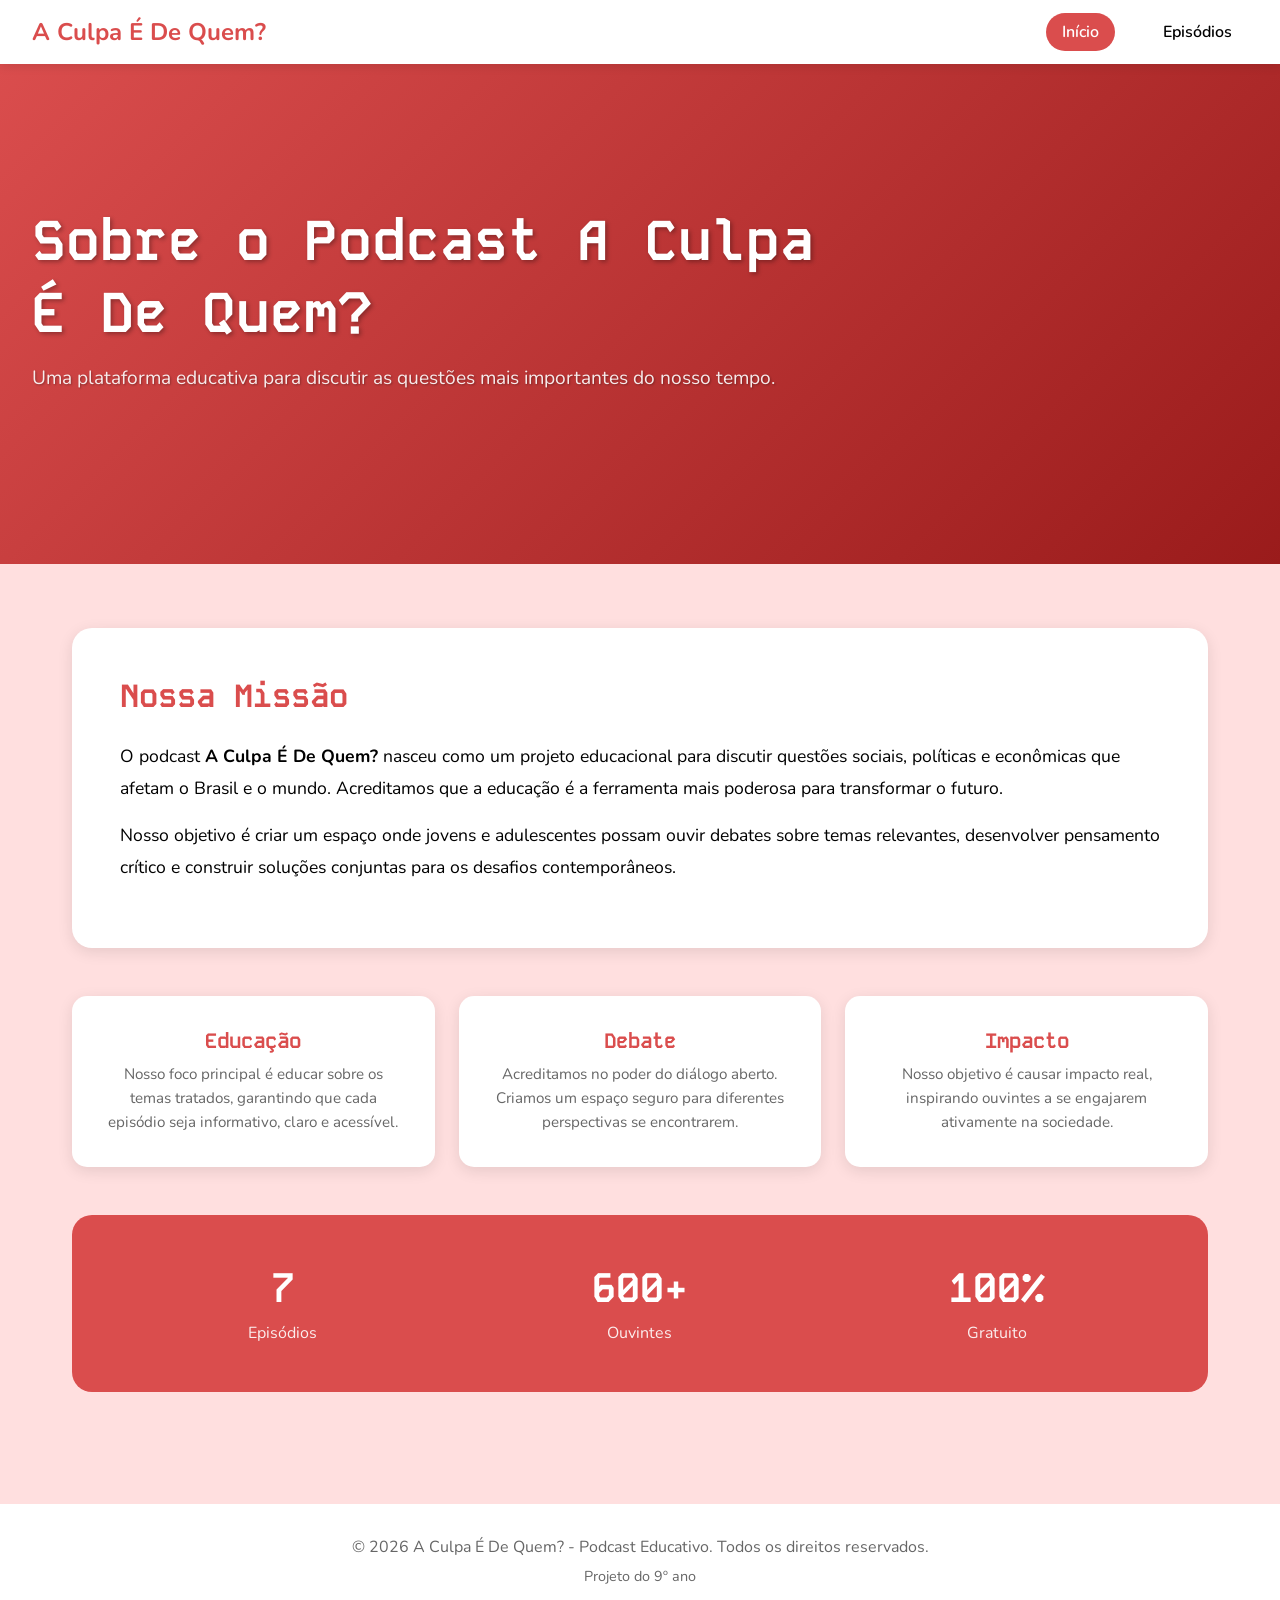
<file: index.html>
<!DOCTYPE html>
<html lang="pt-BR">
<head>
    <meta charset="UTF-8">
    <meta name="viewport" content="width=device-width, initial-scale=1.0">
    <title>A Culpa É De Quem? - Podcast Educativo</title>
    <link rel="preconnect" href="https://fonts.googleapis.com">
    <link rel="preconnect" href="https://fonts.gstatic.com" crossorigin>
    <link href="https://fonts.googleapis.com/css2?family=Kode+Mono:wght@400;600;700&family=Nunito:wght@400;600;700&display=swap" rel="stylesheet">
    <link rel="stylesheet" href="styles/pages/index.css">
    <link rel="stylesheet" href="styles/pages/about.css">
</head>
<body>
    <header>
        <div class="logo">
            
            <span class="logo-text">A Culpa É De Quem?</span>
        </div>
        <nav>
            <ul>
                <li><a href="#" class="active">Início</a></li>
                <li><a href="episodes.html">Episódios</a></li>
                
                
            </ul>
        </nav>
        <div class="mobile-menu" onclick="toggleMenu()">☰</div>
    </header>

    <section class="hero">
        <div class="hero-content">
            <h1>Sobre o Podcast A Culpa É De Quem?</h1>
            <p>Uma plataforma educativa para discutir as questões mais importantes do nosso tempo.</p>
        </div>
    </section>

    <main class="about-section">
        <section class="mission">
            <h2>Nossa Missão</h2>
            <p>O podcast <strong>A Culpa É De Quem?</strong> nasceu como um projeto educacional para discutir questões sociais, políticas e econômicas que afetam o Brasil e o mundo. Acreditamos que a educação é a ferramenta mais poderosa para transformar o futuro.</p>
            <p>Nosso objetivo é criar um espaço onde jovens e adulescentes possam ouvir debates sobre temas relevantes, desenvolver pensamento crítico e construir soluções conjuntas para os desafios contemporâneos.</p>
        </section>

        

        <section class="values">
            <div class="value-card">
                
                <h4>Educação</h4>
                <p>Nosso foco principal é educar sobre os temas tratados, garantindo que cada episódio seja informativo, claro e acessível.</p>
            </div>
            <div class="value-card">
                
                <h4>Debate</h4>
                <p>Acreditamos no poder do diálogo aberto. Criamos um espaço seguro para diferentes perspectivas se encontrarem.</p>
            </div>
            <div class="value-card">
                
                <h4>Impacto</h4>
                <p>Nosso objetivo é causar impacto real, inspirando ouvintes a se engajarem ativamente na sociedade.</p>
            </div>
        </section>

        <section class="stats">
            <div class="stat-item">
                <div class="stat-number">7</div>
                <div class="stat-label">Episódios</div>
            </div>
            <div class="stat-item">
                <div class="stat-number">600+</div>
                <div class="stat-label">Ouvintes</div>
            </div>
            
            <div class="stat-item">
                <div class="stat-number">100%</div>
                <div class="stat-label">Gratuito</div>
            </div>
        </section>
    </main>

    <footer>
        <p>&copy; 2026 A Culpa É De Quem? - Podcast Educativo. Todos os direitos reservados.</p>
        <p style="margin-top: 0.5rem; font-size: 0.9rem;">Projeto do 9º ano</p>
    </footer>

    <script>
        function toggleMenu() {
            const nav = document.querySelector('nav ul');
            nav.classList.toggle('show');
        }
    </script>

    <script>
        function toggleMenu() {
            const nav = document.querySelector('nav ul');
            nav.classList.toggle('show');
        }

        function truncateText(element, maxLength) {
            if (element) {
                const text = element.textContent.trim();
                if (text.length > maxLength) {
                    element.textContent = text.substring(0, maxLength) + '...';
                }
            }
        }
    </script>
</body>
</html>
</file>
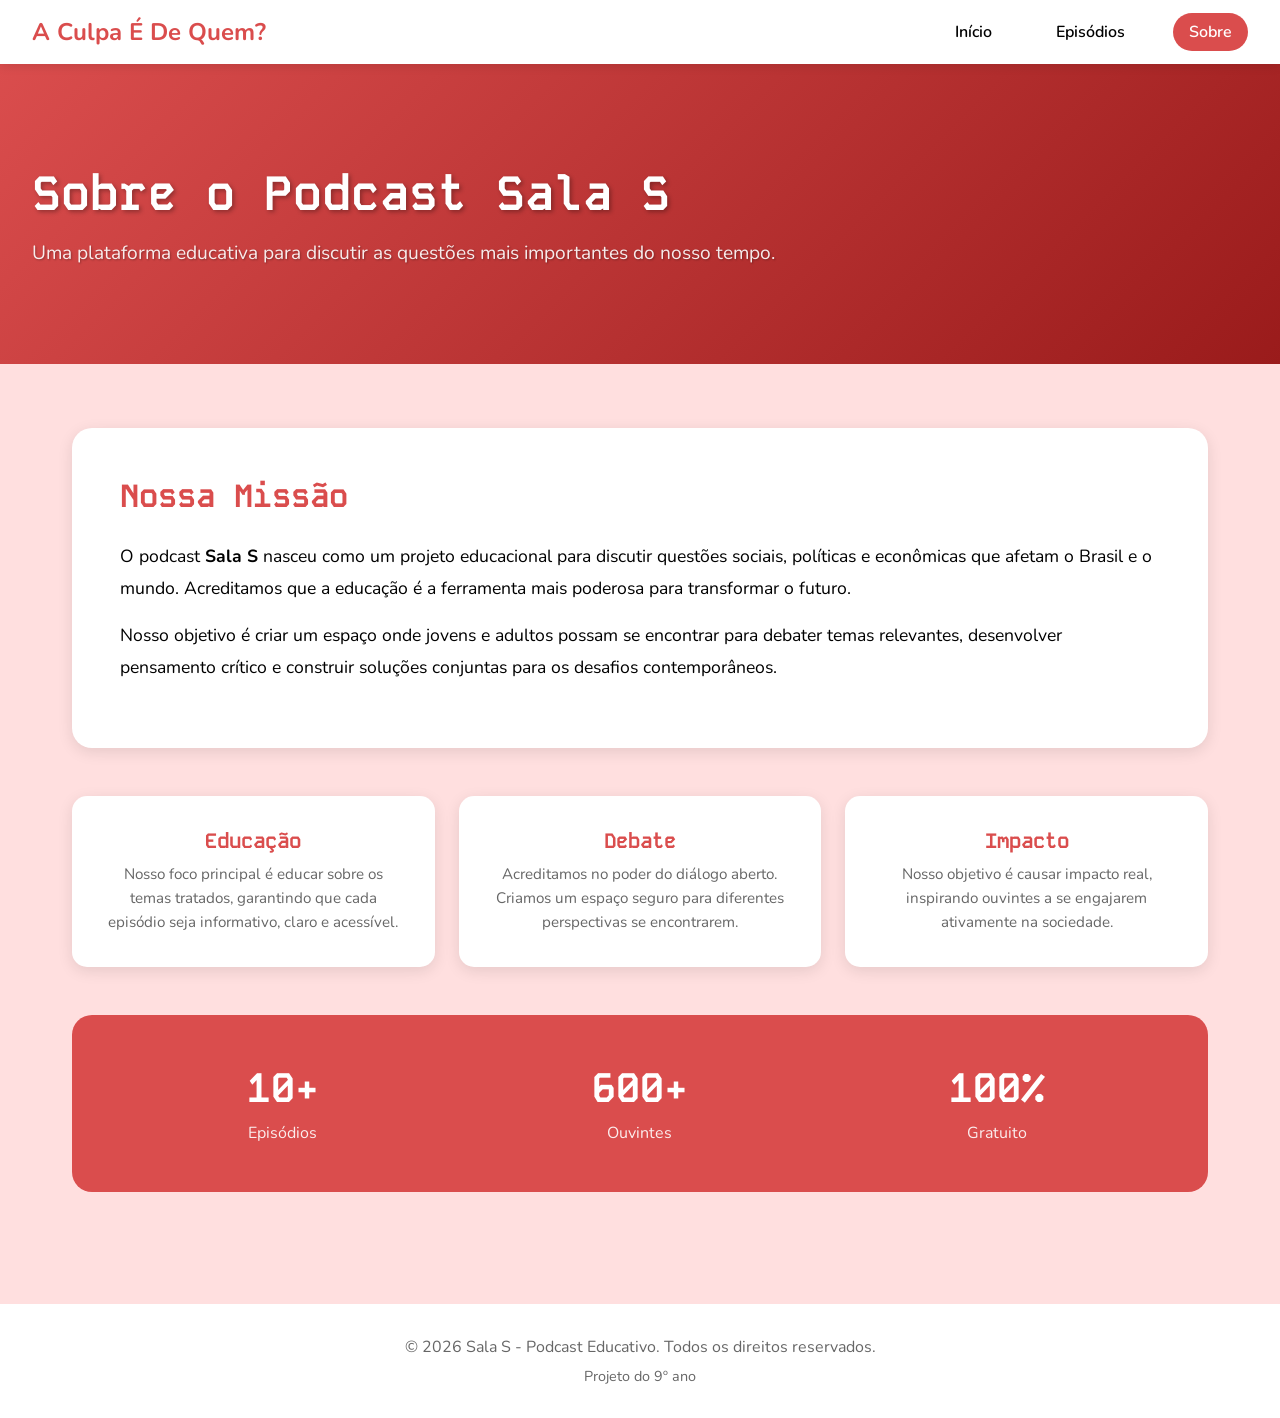
<file: about.html>
<!DOCTYPE html>
<html lang="pt-BR">
<head>
    <meta charset="UTF-8">
    <meta name="viewport" content="width=device-width, initial-scale=1.0">
    <title>Sobre - Sala S Podcast</title>
    <link rel="preconnect" href="https://fonts.googleapis.com">
    <link rel="preconnect" href="https://fonts.gstatic.com" crossorigin>
    <link href="https://fonts.googleapis.com/css2?family=Kode+Mono:wght@400;600;700&family=Nunito:wght@400;600;700&display=swap" rel="stylesheet">
    <link rel="stylesheet" href="styles/base.css">
    <link rel="stylesheet" href="styles/layout.css">
    <link rel="stylesheet" href="styles/components.css">
    <link rel="stylesheet" href="styles/pages/about.css">
</head>
<body>
    <header>
        <div class="logo">
            
            <span class="logo-text">A Culpa É De Quem?</span>
        </div>
        <nav>
            <ul>
                <li><a href="index.html">Início</a></li>
                <li><a href="episodes.html">Episódios</a></li>
                <li><a href="about.html" class="active">Sobre</a></li>
                
            </ul>
        </nav>
        <div class="mobile-menu" onclick="toggleMenu()">☰</div>
    </header>

    <section class="hero">
        <div class="hero-content">
            <h1>Sobre o Podcast Sala S</h1>
            <p>Uma plataforma educativa para discutir as questões mais importantes do nosso tempo.</p>
        </div>
    </section>

    <main class="about-section">
        <section class="mission">
            <h2>Nossa Missão</h2>
            <p>O podcast <strong>Sala S</strong> nasceu como um projeto educacional para discutir questões sociais, políticas e econômicas que afetam o Brasil e o mundo. Acreditamos que a educação é a ferramenta mais poderosa para transformar o futuro.</p>
            <p>Nosso objetivo é criar um espaço onde jovens e adultos possam se encontrar para debater temas relevantes, desenvolver pensamento crítico e construir soluções conjuntas para os desafios contemporâneos.</p>
        </section>

        

        <section class="values">
            <div class="value-card">
                
                <h4>Educação</h4>
                <p>Nosso foco principal é educar sobre os temas tratados, garantindo que cada episódio seja informativo, claro e acessível.</p>
            </div>
            <div class="value-card">
                
                <h4>Debate</h4>
                <p>Acreditamos no poder do diálogo aberto. Criamos um espaço seguro para diferentes perspectivas se encontrarem.</p>
            </div>
            <div class="value-card">
                
                <h4>Impacto</h4>
                <p>Nosso objetivo é causar impacto real, inspirando ouvintes a se engajarem ativamente na sociedade.</p>
            </div>
        </section>

        <section class="stats">
            <div class="stat-item">
                <div class="stat-number">10+</div>
                <div class="stat-label">Episódios</div>
            </div>
            <div class="stat-item">
                <div class="stat-number">600+</div>
                <div class="stat-label">Ouvintes</div>
            </div>
            
            <div class="stat-item">
                <div class="stat-number">100%</div>
                <div class="stat-label">Gratuito</div>
            </div>
        </section>
    </main>

    <footer>
        <p>&copy; 2026 Sala S - Podcast Educativo. Todos os direitos reservados.</p>
        <p style="margin-top: 0.5rem; font-size: 0.9rem;">Projeto do 9º ano</p>
    </footer>

    <script>
        function toggleMenu() {
            const nav = document.querySelector('nav ul');
            nav.classList.toggle('show');
        }
    </script>
</body>
</html>
</file>
<file: styles/pages/index.css>
* {
    margin: 0;
    padding: 0;
    box-sizing: border-box;
}
    
:root {
    --primary-red: rgb(218, 77, 77);
    --darker-red: rgb(154, 27, 27);
    --bg-color: rgb(255, 223, 223);
    --white: #ffffff;
    --black: #000000;
    --text-gray: #666666;
}
    
body {
    font-family: 'Nunito', sans-serif;
    background-color: var(--bg-color);
    color: var(--black);
    overflow-x: hidden;
}
    
h1, h2, h3, h4, h5, h6, .font-mono {
    font-family: 'Kode Mono', monospace;
}
    
/* Header */
header {
    background-color: var(--white);
    padding: 1rem 2rem;
    display: flex;
    justify-content: space-between;
    align-items: center;
    box-shadow: 0 2px 10px rgba(0,0,0,0.1);
    position: sticky;
    top: 0;
    z-index: 1000;
}
    
.logo {
    display: flex;
    align-items: center;
    gap: 1rem;
}
    
.logo img {
    width: 50px;
    height: 50px;
    border-radius: 50%;
}
    
.logo-text {
    font-size: 1.5rem;
    font-weight: 700;
    color: var(--primary-red);
}
    
nav ul {
    display: flex;
    list-style: none;
    gap: 2rem;
}
    
nav a {
    text-decoration: none;
    color: var(--black);
    font-weight: 600;
    padding: 0.5rem 1rem;
    border-radius: 20px;
    transition: all 0.3s;
}
    
nav a:hover, nav a.active {
    background-color: var(--primary-red);
    color: var(--white);
}
    
.mobile-menu {
    display: none;
    font-size: 1.5rem;
    cursor: pointer;
}
    
/* Hero Section */
.hero {
    position: relative;
    background: linear-gradient(135deg, var(--primary-red) 0%, var(--darker-red) 100%);
    min-height: 500px;
    display: flex;
    align-items: center;
    padding: 4rem 2rem;
    overflow: hidden;
}
    
.hero::before {
    content: '';
    position: absolute;
    top: 0;
    left: 0;
    right: 0;
    bottom: 0;
    background: url('https://raw.githubusercontent.com/gabrielhenriquemoreira/sala-s/main/imagens/pexels-pixabay-159206.jpg') no-repeat center center;
    background-size: cover;
    opacity: 0.2;
    z-index: 0;
}
    
.hero-content {
    position: relative;
    z-index: 1;
    max-width: 800px;
}
    
.hero h1 {
    font-size: 3.5rem;
    color: var(--white);
    margin-bottom: 1rem;
    text-shadow: 2px 2px 4px rgba(0,0,0,0.3);
}
    
.hero p {
    font-size: 1.2rem;
    color: rgba(255,255,255,0.9);
    margin-bottom: 2rem;
    text-shadow: 1px 1px 2px rgba(0,0,0,0.3);
}
    
.hero-img {
    display: flex;
    justify-content: center;
    margin-top: 2rem;
    position: relative;
    z-index: 1;
}
    
.hero-img img {
    max-width: 300px;
    border-radius: 20px;
    box-shadow: 0 10px 30px rgba(0,0,0,0.3);
}
    
/* Episodes Section */
.episodes {
    padding: 4rem 2rem;
    max-width: 1400px;
    margin: 0 auto;
}
    
.section-title {
    font-size: 2rem;
    color: var(--primary-red);
    margin-bottom: 2rem;
    display: flex;
    align-items: center;
    gap: 0.5rem;
}
    

    
.episodes-container {
    display: grid;
    grid-template-columns: repeat(auto-fill, minmax(350px, 1fr));
    gap: 1.5rem;
}
    
.episode-card {
    background: var(--white);
    border-radius: 15px;
    overflow: hidden;
    box-shadow: 0 4px 15px rgba(0,0,0,0.1);
    transition: transform 0.3s, box-shadow 0.3s;
    cursor: pointer;
}
    
.episode-card:hover {
    transform: translateY(-5px);
    box-shadow: 0 8px 25px rgba(0,0,0,0.15);
}
    
.episode-thumb {
    position: relative;
    height: 200px;
    overflow: hidden;
}
    
.episode-thumb img {
    width: 100%;
    height: 100%;
    object-fit: cover;
    transition: transform 0.3s;
}
    
.episode-card:hover .episode-thumb img {
    transform: scale(1.1);
}
    
.episode-play-btn {
    position: absolute;
    top: 50%;
    left: 50%;
    transform: translate(-50%, -50%);
    width: 60px;
    height: 60px;
    background: var(--primary-red);
    border-radius: 50%;
    display: flex;
    align-items: center;
    justify-content: center;
    opacity: 0;
    transition: opacity 0.3s;
}
    
.episode-card:hover .episode-play-btn {
    opacity: 1;
}
    
.episode-play-btn::after {
    content: '▶';
    color: var(--white);
    font-size: 1.5rem;
    margin-left: 3px;
}
    
.episode-info {
    padding: 1.5rem;
}
    
.episode-category {
    font-size: 0.8rem;
    color: var(--primary-red);
    font-weight: 700;
    text-transform: uppercase;
    margin-bottom: 0.5rem;
}
    
.episode-title {
    font-size: 1.1rem;
    font-weight: 700;
    margin-bottom: 0.5rem;
    color: var(--black);
}
    
.episode-description {
    font-size: 0.9rem;
    color: var(--text-gray);
    margin-bottom: 1rem;
    display: flex;
    flex-direction: column;
    max-height: 3em;
    overflow: hidden;
    text-overflow: ellipsis;
}
    
.episode-meta {
    display: flex;
    justify-content: space-between;
    align-items: center;
    font-size: 0.85rem;
    color: var(--text-gray);
}
    
.episode-creator {
    display: flex;
    align-items: center;
    gap: 0.5rem;
}
    
.episode-creator img {
    width: 25px;
    height: 25px;
    border-radius: 50%;
}
    
/* Footer */
footer {
    background: var(--white);
    padding: 2rem;
    text-align: center;
    color: var(--text-gray);
}

.footer-subtext {
    margin-top: 0.5rem;
    font-size: 0.9rem;
}
    
/* Mobile Responsive */
@media (max-width: 768px) {
    .mobile-menu {
        display: block;
    }
    
    nav ul {
        display: none;
        flex-direction: column;
        position: absolute;
        top: 100%;
        left: 0;
        right: 0;
        background: var(--white);
        padding: 1rem;
        box-shadow: 0 4px 10px rgba(0,0,0,0.1);
    }
    
    nav ul.show {
        display: flex;
    }
    
    .hero h1 {
        font-size: 2.5rem;
    }
    
    .episodes-container {
        grid-template-columns: 1fr;
    }
    
    .hero-img img {
        max-width: 200px;
    }
}
</file>
<file: styles/pages/about.css>
.about-section {
    padding: 4rem 2rem;
    max-width: 1200px;
    margin: 0 auto;
}

.mission {
    background: var(--white);
    border-radius: 20px;
    padding: 3rem;
    box-shadow: 0 4px 15px rgba(0,0,0,0.1);
    margin-bottom: 3rem;
}

.mission h2 {
    font-size: 2rem;
    color: var(--primary-red);
    margin-bottom: 1.5rem;
    display: flex;
    align-items: center;
    gap: 0.5rem;
}



.mission p {
    font-size: 1.1rem;
    line-height: 1.8;
    color: var(--black);
    margin-bottom: 1rem;
}

.creators {
    display: grid;
    grid-template-columns: repeat(auto-fit, minmax(300px, 1fr));
    gap: 2rem;
    margin-bottom: 3rem;
}

.creator-card {
    background: var(--white);
    border-radius: 20px;
    overflow: hidden;
    box-shadow: 0 4px 15px rgba(0,0,0,0.1);
    transition: transform 0.3s;
}

.creator-card:hover {
    transform: translateY(-5px);
}

.creator-img {
    width: 100%;
    height: 300px;
    object-fit: cover;
}

.creator-info {
    padding: 2rem;
}

.creator-info h3 {
    font-size: 1.5rem;
    color: var(--primary-red);
    margin-bottom: 0.5rem;
}

.creator-role {
    font-size: 1rem;
    color: var(--text-gray);
    margin-bottom: 1rem;
    font-weight: 600;
}

.creator-bio {
    font-size: 0.95rem;
    color: var(--black);
    line-height: 1.6;
}

.creator-quote {
    margin-top: 1.5rem;
    padding: 1rem;
    background: var(--bg-color);
    border-left: 4px solid var(--primary-red);
    font-style: italic;
    color: var(--black);
}

.values {
    display: grid;
    grid-template-columns: repeat(3, 1fr);
    gap: 1.5rem;
    margin-bottom: 3rem;
}

.value-card {
    background: var(--white);
    border-radius: 15px;
    padding: 2rem;
    text-align: center;
    box-shadow: 0 4px 15px rgba(0,0,0,0.1);
    transition: transform 0.3s;
}

.value-card:hover {
    transform: scale(1.05);
}



.value-card h4 {
    font-size: 1.3rem;
    color: var(--primary-red);
    margin-bottom: 0.5rem;
}

.value-card p {
    font-size: 0.95rem;
    color: var(--text-gray);
    line-height: 1.6;
}

.stats {
    background: var(--primary-red);
    border-radius: 20px;
    padding: 3rem;
    display: grid;
    grid-template-columns: repeat(3, 1fr);
    gap: 2rem;
    margin-bottom: 3rem;
}

.stat-item {
    text-align: center;
    color: var(--white);
}

.stat-number {
    font-size: 2.5rem;
    font-weight: 700;
    font-family: 'Kode Mono', monospace;
    margin-bottom: 0.5rem;
}

.stat-label {
    font-size: 1rem;
    opacity: 0.9;
}
</file>
<file: styles/base.css>
* {
    margin: 0;
    padding: 0;
    box-sizing: border-box;
}

:root {
    --primary-red: rgb(218, 77, 77);
    --darker-red: rgb(154, 27, 27);
    --bg-color: rgb(255, 223, 223);
    --white: #ffffff;
    --black: #000000;
    --text-gray: #666666;
}

body {
    font-family: 'Nunito', sans-serif;
    background-color: var(--bg-color);
    color: var(--black);
    overflow-x: hidden;
}

h1, h2, h3, h4, h5, h6, .font-mono {
    font-family: 'Kode Mono', monospace;
}
</file>
<file: styles/layout.css>
/* Header */
header {
    background-color: var(--white);
    padding: 1rem 2rem;
    display: flex;
    justify-content: space-between;
    align-items: center;
    box-shadow: 0 2px 10px rgba(0,0,0,0.1);
    position: sticky;
    top: 0;
    z-index: 1000;
}

.logo {
    display: flex;
    align-items: center;
    gap: 1rem;
}

.logo img {
    width: 50px;
    height: 50px;
    border-radius: 50%;
}

.logo-text {
    font-size: 1.5rem;
    font-weight: 700;
    color: var(--primary-red);
}

nav ul {
    display: flex;
    list-style: none;
    gap: 2rem;
}

nav a {
    text-decoration: none;
    color: var(--black);
    font-weight: 600;
    padding: 0.5rem 1rem;
    border-radius: 20px;
    transition: all 0.3s;
}

nav a:hover, nav a.active {
    background-color: var(--primary-red);
    color: var(--white);
}

.mobile-menu {
    display: none;
    font-size: 1.5rem;
    cursor: pointer;
}

/* Hero Section */
.hero {
    background: linear-gradient(135deg, var(--primary-red) 0%, var(--darker-red) 100%);
    min-height: 300px;
    display: flex;
    align-items: center;
    padding: 3rem 2rem;
    position: relative;
    overflow: hidden;
}

.hero::before {
    content: '';
    position: absolute;
    top: 0;
    left: 0;
    right: 0;
    bottom: 0;
    background: url('https://raw.githubusercontent.com/gabrielhenriquemoreira/sala-s/main/imagens/pexels-pixabay-159206.jpg') no-repeat center center;
    background-size: cover;
    opacity: 0.15;
    z-index: 0;
}

.hero-content {
    position: relative;
    z-index: 1;
    max-width: 800px;
}

.hero h1 {
    font-size: 3rem;
    color: var(--white);
    margin-bottom: 1rem;
    text-shadow: 2px 2px 4px rgba(0,0,0,0.3);
}

.hero p {
    font-size: 1.2rem;
    color: rgba(255,255,255,0.9);
    text-shadow: 1px 1px 2px rgba(0,0,0,0.3);
}

/* Footer */
footer {
    background: var(--white);
    padding: 2rem;
    text-align: center;
    color: var(--text-gray);
}

/* Category Buttons */
.category-btn {
    padding: 0.75rem 1.5rem;
    background: var(--white);
    border: 2px solid var(--primary-red);
    border-radius: 25px;
    color: var(--primary-red);
    font-weight: 600;
    cursor: pointer;
    transition: all 0.3s;
    font-family: 'Nunito', sans-serif;
}

.category-btn:hover,
.category-btn.active {
    background: var(--primary-red);
    color: var(--white);
}
</file>
<file: styles/components.css>
/* Section Titles */
.section-title {
    font-size: 2rem;
    color: var(--primary-red);
    margin-bottom: 2rem;
    display: flex;
    align-items: center;
    gap: 0.5rem;
}


/* Submit Button */
.submit-btn {
    background: var(--primary-red);
    color: var(--white);
    border: none;
    padding: 1rem 2rem;
    border-radius: 25px;
    font-size: 1rem;
    font-weight: 700;
    cursor: pointer;
    transition: all 0.3s;
    width: 100%;
    font-family: 'Kode Mono', monospace;
}

.submit-btn:hover {
    background: var(--darker-red);
    transform: scale(1.02);
}

/* Form Elements */
.form-group {
    margin-bottom: 1.5rem;
}

.form-group label {
    display: block;
    font-weight: 600;
    margin-bottom: 0.5rem;
    color: var(--black);
}

.form-group input,
.form-group textarea,
.form-group select {
    width: 100%;
    padding: 1rem;
    border: 2px solid #e0e0e0;
    border-radius: 10px;
    font-family: 'Nunito', sans-serif;
    font-size: 1rem;
    transition: border-color 0.3s;
}

.form-group input:focus,
.form-group textarea:focus,
.form-group select:focus {
    outline: none;
    border-color: var(--primary-red);
}

.form-group textarea {
    min-height: 150px;
    resize: vertical;
}

.form-group select {
    width: 100%;
    padding: 1rem;
    border: 2px solid #e0e0e0;
    border-radius: 10px;
    font-family: 'Nunito', sans-serif;
    font-size: 1rem;
    background: var(--white);
    cursor: pointer;
}

.form-group select:focus {
    outline: none;
    border-color: var(--primary-red);
}

/* Social Buttons */
.social-btn {
    display: flex;
    align-items: center;
    gap: 0.5rem;
    padding: 0.75rem 1.5rem;
    background: var(--white);
    border: 2px solid var(--primary-red);
    border-radius: 25px;
    color: var(--primary-red);
    text-decoration: none;
    font-weight: 600;
    transition: all 0.3s;
}

.social-btn:hover {
    background: var(--primary-red);
    color: var(--white);
}

/* Player Controls */
.control-btn {
    background: none;
    border: none;
    cursor: pointer;
    color: var(--text-gray);
    transition: all 0.3s;
    display: flex;
    align-items: center;
    justify-content: center;
}

.control-btn:hover {
    color: var(--primary-red);
    transform: scale(1.1);
}

.control-btn.play-pause {
    width: 70px;
    height: 70px;
    background: var(--primary-red);
    border-radius: 50%;
    color: var(--white);
    font-size: 1.5rem;
}

.control-btn.play-pause:hover {
    background: var(--darker-red);
    transform: scale(1.1);
    color: var(--white);
}

/* Volume Slider */
.volume-slider {
    width: 100px;
    height: 4px;
    appearance: none;
    background: #e0e0e0;
    border-radius: 2px;
    outline: none;
    -webkit-appearance: none;
    -moz-appearance: none;
}

.volume-slider::-webkit-slider-thumb {
    -webkit-appearance: none;
    width: 14px;
    height: 14px;
    background: var(--primary-red);
    border-radius: 50%;
    cursor: pointer;
}

.volume-slider::-moz-range-thumb {
    width: 14px;
    height: 14px;
    background: var(--primary-red);
    border-radius: 50%;
    cursor: pointer;
    border: none;
}

.volume-slider::-ms-thumb {
    width: 14px;
    height: 14px;
    background: var(--primary-red);
    border-radius: 50%;
    cursor: pointer;
    border: none;
}

/* Playlist Items */
.playlist-item {
    padding: 1.5rem;
    border-bottom: 1px solid #f0f0f0;
    cursor: pointer;
    transition: background 0.3s;
}

.playlist-item:hover {
    background: var(--bg-color);
}

.playlist-item.active {
    background: rgba(218, 77, 77, 0.1);
    border-left: 3px solid var(--primary-red);
}

.playlist-item.playing {
    background: rgba(218, 77, 77, 0.2);
    border-left: 3px solid var(--primary-red);
}

.playlist-item.playing::before {
    content: '▶';
    color: var(--primary-red);
    font-size: 0.8rem;
    margin-right: 0.5rem;
}

.playlist-creator img {
    width: 25px;
    height: 25px;
    border-radius: 50%;
}

/* Progress Bar */
.progress-bar {
    height: 8px;
    background: #e0e0e0;
    border-radius: 4px;
    overflow: hidden;
}

.progress-fill {
    height: 100%;
    background: var(--primary-red);
    width: 0%;
    transition: width 0.1s linear;
    border-radius: 4px;
}

.progress-fill:hover {
    cursor: pointer;
}

/* Range Slider */
#timeSeeker {
    cursor: pointer;
    transition: opacity 0.2s;
    -webkit-appearance: none;
    appearance: none;
    height: 100%;
    background: var(--primary-red);
    width: 0%;
    transition: width 0.1s linear;
    border-radius: 4px;
}

#timeSeeker::-webkit-slider-thumb {
    -webkit-appearance: none;
    appearance: none;
    width: 16px;
    height: 16px;
    background: var(--primary-red);
    border-radius: 50%;
    cursor: pointer;
    margin-top: -6px;
    transition: transform 0.2s;
}

#timeSeeker::-webkit-slider-thumb:hover {
    transform: scale(1.2);
}

#timeSeeker::-moz-range-thumb {
    width: 16px;
    height: 16px;
    background: var(--primary-red);
    border-radius: 50%;
    cursor: pointer;
    border: none;
    transition: transform 0.2s;
}

#timeSeeker::-moz-range-thumb:hover {
    transform: scale(1.2);
}

#timeSeeker::-ms-thumb {
    width: 16px;
    height: 16px;
    background: var(--primary-red);
    border-radius: 50%;
    cursor: pointer;
    border: none;
    transition: transform 0.2s;
}

#timeSeeker::-ms-thumb:hover {
    transform: scale(1.2);
}

#timeSeeker::-webkit-slider-runnable-track {
    height: 8px;
    background: #e0e0e0;
    border-radius: 4px;
    cursor: pointer;
}

#timeSeeker::-moz-range-track {
    height: 8px;
    background: #e0e0e0;
    border-radius: 4px;
    cursor: pointer;
}
</file>
